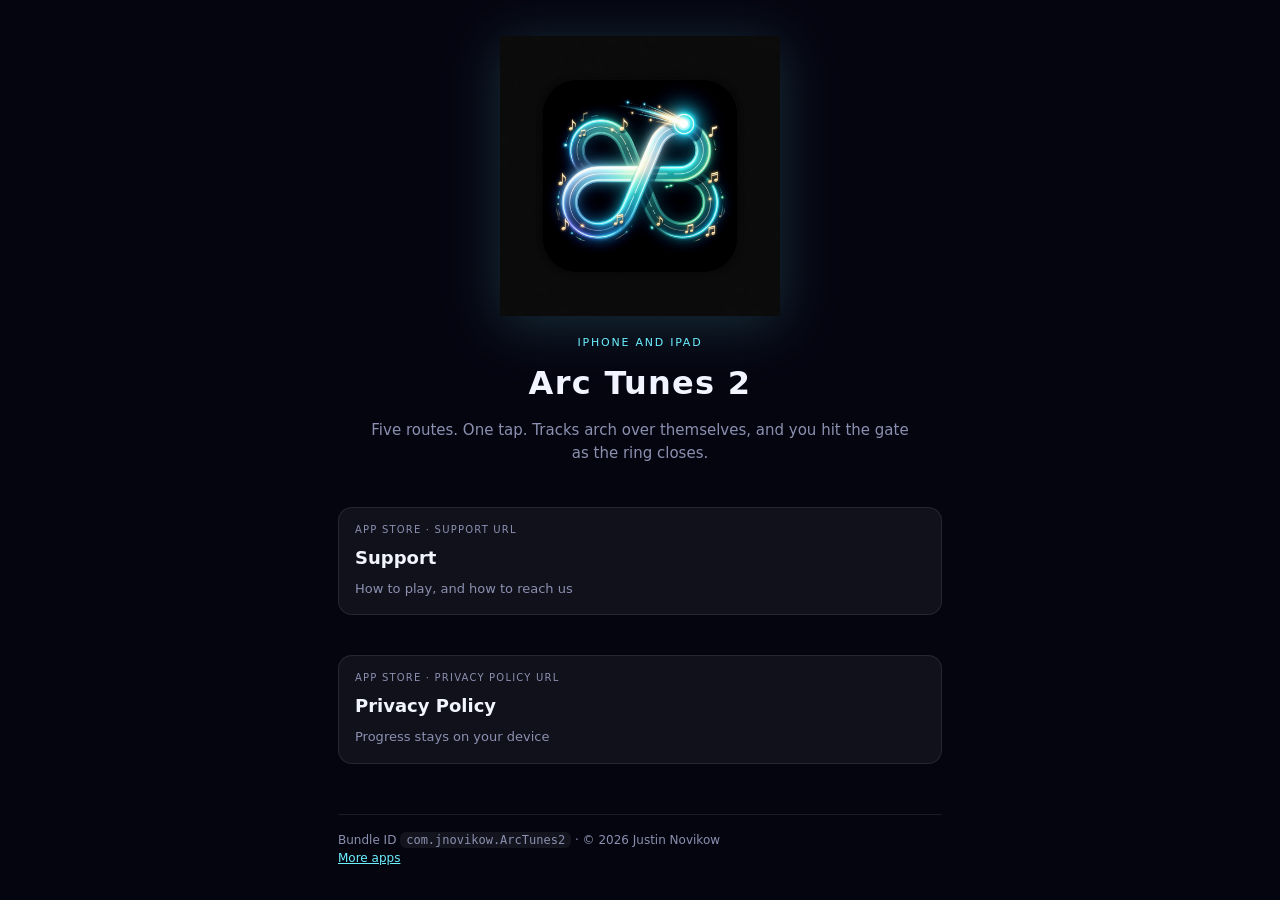
<file: index.html>
<!DOCTYPE html>
<html lang="en">
<head>
  <meta charset="UTF-8" />
  <meta name="viewport" content="width=device-width, initial-scale=1, viewport-fit=cover" />
  <meta name="theme-color" content="#050510" />
  <title>Arc Tunes 2</title>
  <meta name="description" content="Arc Tunes 2 — five routes, one-tap timing. Support and privacy for the iPhone and iPad game." />
  <link rel="icon" href="icon.png" type="image/png" />
  <link rel="apple-touch-icon" href="icon.png" />
  <link rel="stylesheet" href="styles.css" />
</head>
<body>
  <header class="hero">
    <img class="logo" src="logo.png" width="160" height="160" alt="Arc Tunes 2" />
    <p class="eyebrow">iPhone and iPad</p>
    <h1>Arc Tunes 2</h1>
    <p class="lede">
      Five routes. One tap. Tracks arch over themselves, and you hit the gate as the ring closes.
    </p>
  </header>

  <nav class="cards">
    <a class="card link-card" href="support.html">
      <span class="card-kicker">App Store · Support URL</span>
      <strong>Support</strong>
      <span class="card-desc">How to play, and how to reach us</span>
    </a>
    <a class="card link-card" href="privacy.html">
      <span class="card-kicker">App Store · Privacy Policy URL</span>
      <strong>Privacy Policy</strong>
      <span class="card-desc">Progress stays on your device</span>
    </a>
  </nav>

  <footer class="foot">
    <p>Bundle ID <code>com.jnovikow.ArcTunes2</code> · © 2026 Justin Novikow</p>
    <p><a href="https://jnovikow-create.github.io/">More apps</a></p>
  </footer>
</body>
</html>
</file>
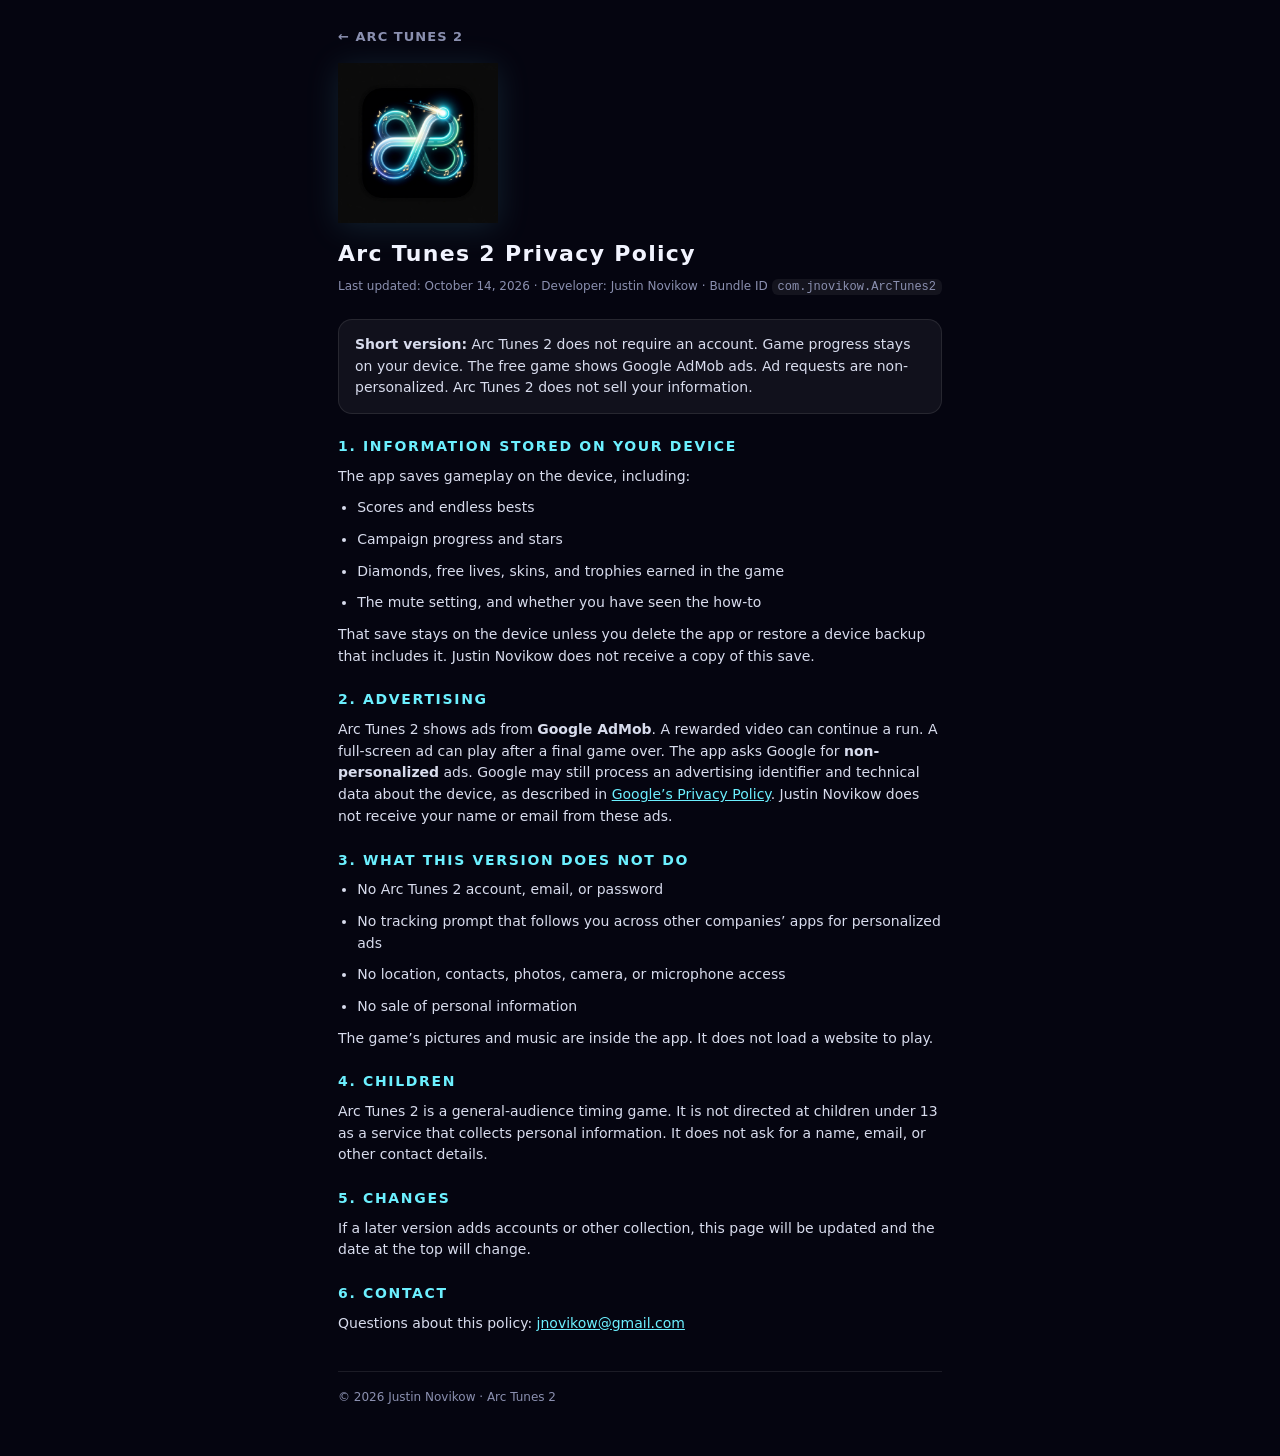
<file: privacy.html>
<!DOCTYPE html>
<html lang="en">
<head>
  <meta charset="UTF-8" />
  <meta name="viewport" content="width=device-width, initial-scale=1, viewport-fit=cover" />
  <meta name="theme-color" content="#050510" />
  <title>Arc Tunes 2 — Privacy Policy</title>
  <meta name="description" content="Arc Tunes 2 privacy policy for com.jnovikow.ArcTunes2." />
  <link rel="icon" href="icon.png" type="image/png" />
  <link rel="stylesheet" href="styles.css" />
</head>
<body>
  <a class="back" href="index.html">← Arc Tunes 2</a>
  <img class="logo logo-sm" src="logo.png" width="96" height="96" alt="Arc Tunes 2" />
  <h1>Arc Tunes 2 Privacy Policy</h1>
  <p class="meta">Last updated: October 14, 2026 · Developer: Justin Novikow · Bundle ID <code>com.jnovikow.ArcTunes2</code></p>

  <div class="card">
    <p style="margin:0"><strong>Short version:</strong> Arc Tunes 2 does not require an account.
    Game progress stays on your device. The free game shows Google AdMob ads.
    Ad requests are non-personalized. Arc Tunes 2 does not sell your information.</p>
  </div>

  <h2>1. Information stored on your device</h2>
  <p>The app saves gameplay on the device, including:</p>
  <ul>
    <li>Scores and endless bests</li>
    <li>Campaign progress and stars</li>
    <li>Diamonds, free lives, skins, and trophies earned in the game</li>
    <li>The mute setting, and whether you have seen the how-to</li>
  </ul>
  <p>That save stays on the device unless you delete the app or restore a device backup that includes it. Justin Novikow does not receive a copy of this save.</p>

  <h2>2. Advertising</h2>
  <p>
    Arc Tunes 2 shows ads from <strong>Google AdMob</strong>. A rewarded video can continue a run.
    A full-screen ad can play after a final game over. The app asks Google for
    <strong>non-personalized</strong> ads. Google may still process an advertising identifier
    and technical data about the device, as described in
    <a href="https://policies.google.com/privacy">Google’s Privacy Policy</a>.
    Justin Novikow does not receive your name or email from these ads.
  </p>

  <h2>3. What this version does not do</h2>
  <ul>
    <li>No Arc Tunes 2 account, email, or password</li>
    <li>No tracking prompt that follows you across other companies’ apps for personalized ads</li>
    <li>No location, contacts, photos, camera, or microphone access</li>
    <li>No sale of personal information</li>
  </ul>
  <p>The game’s pictures and music are inside the app. It does not load a website to play.</p>

  <h2>4. Children</h2>
  <p>Arc Tunes 2 is a general-audience timing game. It is not directed at children under 13 as a service that collects personal information. It does not ask for a name, email, or other contact details.</p>

  <h2>5. Changes</h2>
  <p>If a later version adds accounts or other collection, this page will be updated and the date at the top will change.</p>

  <h2>6. Contact</h2>
  <p>Questions about this policy: <a href="mailto:jnovikow@gmail.com?subject=Arc%20Tunes%202%20Privacy">jnovikow@gmail.com</a></p>

  <footer class="foot">
    <p>© 2026 Justin Novikow · Arc Tunes 2</p>
  </footer>
</body>
</html>
</file>
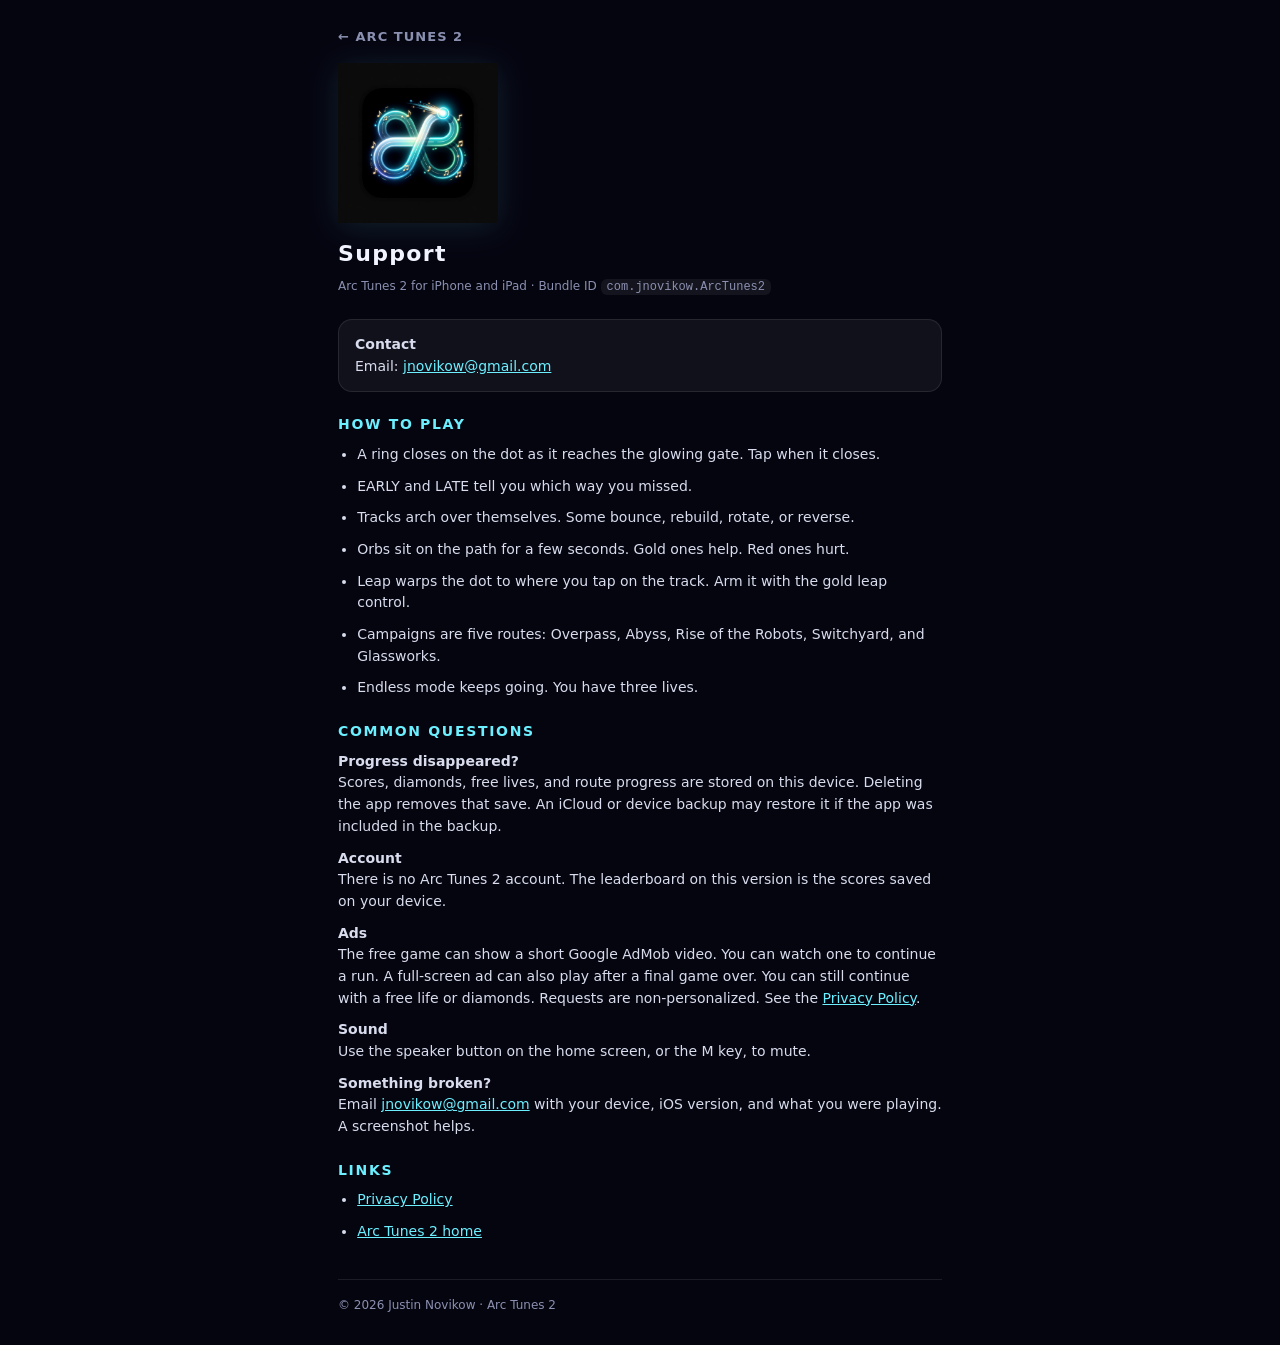
<file: support.html>
<!DOCTYPE html>
<html lang="en">
<head>
  <meta charset="UTF-8" />
  <meta name="viewport" content="width=device-width, initial-scale=1, viewport-fit=cover" />
  <meta name="theme-color" content="#050510" />
  <title>Arc Tunes 2 — Support</title>
  <meta name="description" content="Arc Tunes 2 support and contact." />
  <link rel="icon" href="icon.png" type="image/png" />
  <link rel="stylesheet" href="styles.css" />
</head>
<body>
  <a class="back" href="index.html">← Arc Tunes 2</a>
  <img class="logo logo-sm" src="logo.png" width="96" height="96" alt="Arc Tunes 2" />
  <h1>Support</h1>
  <p class="meta">Arc Tunes 2 for iPhone and iPad · Bundle ID <code>com.jnovikow.ArcTunes2</code></p>

  <div class="card">
    <p style="margin:0">
      <strong>Contact</strong><br />
      Email:
      <a href="mailto:jnovikow@gmail.com?subject=Arc%20Tunes%202%20Support">jnovikow@gmail.com</a>
    </p>
  </div>

  <h2>How to play</h2>
  <ul>
    <li>A ring closes on the dot as it reaches the glowing gate. Tap when it closes.</li>
    <li>EARLY and LATE tell you which way you missed.</li>
    <li>Tracks arch over themselves. Some bounce, rebuild, rotate, or reverse.</li>
    <li>Orbs sit on the path for a few seconds. Gold ones help. Red ones hurt.</li>
    <li>Leap warps the dot to where you tap on the track. Arm it with the gold leap control.</li>
    <li>Campaigns are five routes: Overpass, Abyss, Rise of the Robots, Switchyard, and Glassworks.</li>
    <li>Endless mode keeps going. You have three lives.</li>
  </ul>

  <h2>Common questions</h2>
  <p><strong>Progress disappeared?</strong><br />
    Scores, diamonds, free lives, and route progress are stored on this device. Deleting the app removes that save. An iCloud or device backup may restore it if the app was included in the backup.</p>

  <p><strong>Account</strong><br />
    There is no Arc Tunes 2 account. The leaderboard on this version is the scores saved on your device.</p>

  <p><strong>Ads</strong><br />
    The free game can show a short Google AdMob video. You can watch one to continue a run. A full-screen ad can also play after a final game over. You can still continue with a free life or diamonds. Requests are non-personalized. See the <a href="privacy.html">Privacy Policy</a>.</p>

  <p><strong>Sound</strong><br />
    Use the speaker button on the home screen, or the M key, to mute.</p>

  <p><strong>Something broken?</strong><br />
    Email <a href="mailto:jnovikow@gmail.com?subject=Arc%20Tunes%202%20Bug">jnovikow@gmail.com</a> with your device, iOS version, and what you were playing. A screenshot helps.</p>

  <h2>Links</h2>
  <ul>
    <li><a href="privacy.html">Privacy Policy</a></li>
    <li><a href="index.html">Arc Tunes 2 home</a></li>
  </ul>

  <footer class="foot">
    <p>© 2026 Justin Novikow · Arc Tunes 2</p>
  </footer>
</body>
</html>
</file>
<file: styles.css>
:root {
  --bg: #050510;
  --fg: #f2f4ff;
  --muted: #8b90b0;
  --accent: #6cf0ff;
  --card: rgba(255, 255, 255, 0.05);
  --border: rgba(255, 255, 255, 0.09);
}

* {
  box-sizing: border-box;
  margin: 0;
  padding: 0;
}

body {
  font-family: "SF Pro Display", "Segoe UI", system-ui, -apple-system, sans-serif;
  background: var(--bg);
  color: var(--fg);
  line-height: 1.55;
  padding: 24px 18px calc(32px + env(safe-area-inset-bottom));
  max-width: 640px;
  margin: 0 auto;
  min-height: 100vh;
}

h1 {
  font-size: 22px;
  letter-spacing: 0.06em;
  margin-bottom: 6px;
}

h2 {
  font-size: 14px;
  letter-spacing: 0.12em;
  text-transform: uppercase;
  color: var(--accent);
  margin: 22px 0 8px;
}

h3 {
  font-size: 13px;
  color: var(--muted);
  margin: 12px 0 6px;
  font-weight: 600;
}

.meta {
  color: var(--muted);
  font-size: 12px;
  margin-bottom: 22px;
}

p,
li {
  font-size: 14px;
  color: #d8dced;
  margin-bottom: 10px;
}

ul {
  padding-left: 1.2em;
  margin-bottom: 10px;
}

a {
  color: var(--accent);
}

code {
  font-size: 12px;
  background: rgba(255, 255, 255, 0.06);
  padding: 1px 6px;
  border-radius: 6px;
}

.card {
  background: var(--card);
  border: 1px solid var(--border);
  border-radius: 14px;
  padding: 14px 16px;
  margin: 14px 0;
}

.back {
  display: inline-block;
  margin-bottom: 16px;
  font-size: 13px;
  font-weight: 700;
  letter-spacing: 0.08em;
  text-transform: uppercase;
  text-decoration: none;
  color: var(--muted);
}

.hero {
  margin: 12px 0 28px;
  text-align: center;
}

.logo {
  display: block;
  width: min(280px, 72vw);
  height: auto;
  margin: 8px auto 18px;
  filter: drop-shadow(0 8px 28px rgba(108, 240, 255, 0.18));
}

.logo-sm {
  width: min(160px, 48vw);
  margin: 0 0 14px;
  filter: drop-shadow(0 4px 16px rgba(108, 240, 255, 0.12));
}

.eyebrow {
  font-size: 11px;
  letter-spacing: 0.16em;
  text-transform: uppercase;
  color: var(--accent);
  margin-bottom: 8px;
}

.hero h1 {
  font-size: 32px;
  letter-spacing: 0.04em;
  margin-bottom: 10px;
}

.visually-hidden {
  position: absolute;
  width: 1px;
  height: 1px;
  padding: 0;
  margin: -1px;
  overflow: hidden;
  clip: rect(0, 0, 0, 0);
  white-space: nowrap;
  border: 0;
}

.lede {
  color: var(--muted);
  font-size: 15px;
  max-width: 36em;
  margin-left: auto;
  margin-right: auto;
}

.shots {
  margin: 8px 0 24px;
}

.shot-grid {
  display: grid;
  grid-template-columns: repeat(2, 1fr);
  gap: 10px;
  margin-top: 10px;
}

@media (min-width: 520px) {
  .shot-grid {
    grid-template-columns: repeat(3, 1fr);
  }
}

.shot-grid img {
  width: 100%;
  height: auto;
  border-radius: 12px;
  border: 1px solid var(--border);
  background: #0a0a14;
  display: block;
}

.cards {
  display: grid;
  gap: 12px;
  margin: 8px 0 32px;
}

.link-card {
  display: block;
  text-decoration: none;
  color: inherit;
  transition: border-color 0.15s ease, background 0.15s ease;
}

.link-card:hover {
  border-color: rgba(108, 240, 255, 0.35);
  background: rgba(108, 240, 255, 0.06);
}

.card-kicker {
  display: block;
  font-size: 10px;
  letter-spacing: 0.12em;
  text-transform: uppercase;
  color: var(--muted);
  margin-bottom: 6px;
}

.link-card strong {
  display: block;
  font-size: 18px;
  color: var(--fg);
  margin-bottom: 4px;
}

.card-desc {
  font-size: 13px;
  color: var(--muted);
}

.foot {
  margin-top: 36px;
  padding-top: 16px;
  border-top: 1px solid var(--border);
}

.foot p {
  font-size: 12px;
  color: var(--muted);
  margin: 0;
}
</file>
